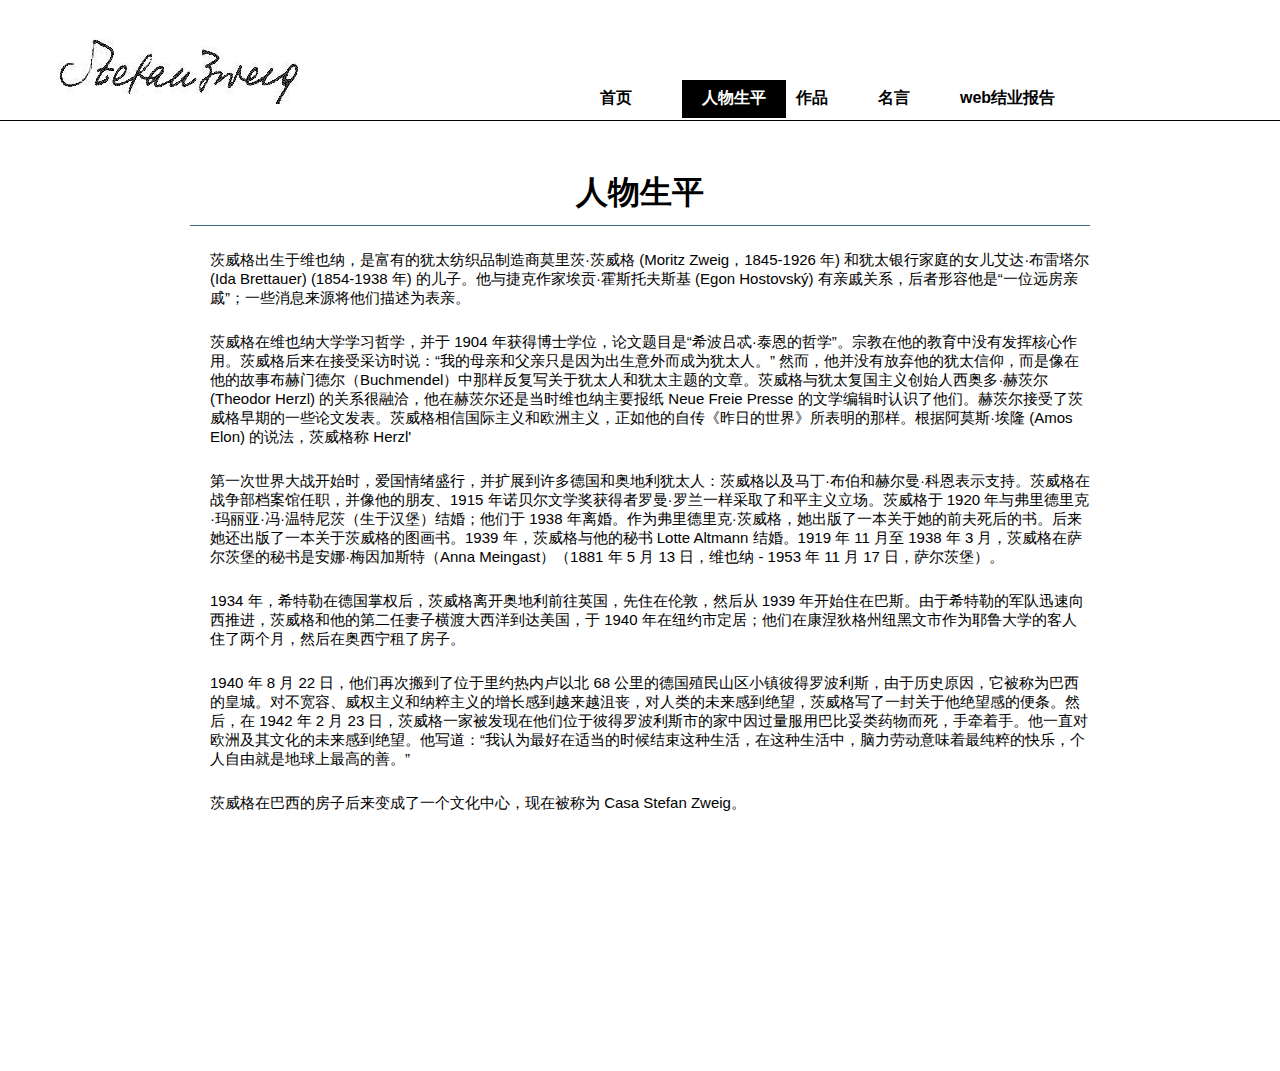
<file: html/experience.html>
<!DOCTYPE html>
<html>
	<head>
		<meta charset="UTF-8">
		<title>茨威格|生平</title>
		<link rel="stylesheet" href="../css/experience.css" />
	</head>
	<body>
		<div class="top">
			<div class="name">
				<!--<h1>Stefan Zweig</h1>-->
				<img src="../img/签名.jpg"  class="img"/>
			</div>
			<div class="nav">
			  <ul>
				<li><a href="../index.html">首页</a></li>
				<li><a href="experience.html" class="exp">人物生平</a></li>
				<li><a href="works.html">作品</a></li>
				<li><a href="quote.html">名言</a></li>
				<li><a href="report.html">web结业报告</a></li>
				
			  </ul>
			</div>
			
		</div>
		<div class="middle">
			<h1>人物生平</h1>
			<h5 class="first">
				茨威格出生于维也纳，是富有的犹太纺织品制造商莫里茨·茨威格 (Moritz Zweig，1845-1926 年) 和犹太银行家庭的女儿艾达·布雷塔尔 (Ida Brettauer) (1854-1938 年) 的儿子。他与捷克作家埃贡·霍斯托夫斯基 (Egon Hostovský) 有亲戚关系，后者形容他是“一位远房亲戚”；一些消息来源将他们描述为表亲。
			</h5>
			<h5 class="secend">
				茨威格在维也纳大学学习哲学，并于 1904 年获得博士学位，论文题目是“希波吕忒·泰恩的哲学”。宗教在他的教育中没有发挥核心作用。茨威格后来在接受采访时说：“我的母亲和父亲只是因为出生意外而成为犹太人。” 然而，他并没有放弃他的犹太信仰，而是像在他的故事布赫门德尔（Buchmendel）中那样反复写关于犹太人和犹太主题的文章。茨威格与犹太复国主义创始人西奥多·赫茨尔 (Theodor Herzl) 的关系很融洽，他在赫茨尔还是当时维也纳主要报纸 Neue Freie Presse 的文学编辑时认识了他们。赫茨尔接受了茨威格早期的一些论文发表。茨威格相信国际主义和欧洲主义，正如他的自传《昨日的世界》所表明的那样。根据阿莫斯·埃隆 (Amos Elon) 的说法，茨威格称 Herzl'
			</h5>
			<h5 class="third">
				第一次世界大战开始时，爱国情绪盛行，并扩展到许多德国和奥地利犹太人：茨威格以及马丁·布伯和赫尔曼·科恩表示支持。茨威格在战争部档案馆任职，并像他的朋友、1915 年诺贝尔文学奖获得者罗曼·罗兰一样采取了和平主义立场。茨威格于 1920 年与弗里德里克·玛丽亚·冯·温特尼茨（生于汉堡）结婚；他们于 1938 年离婚。作为弗里德里克·茨威格，她出版了一本关于她的前夫死后的书。后来她还出版了一本关于茨威格的图画书。1939 年，茨威格与他的秘书 Lotte Altmann 结婚。1919 年 11 月至 1938 年 3 月，茨威格在萨尔茨堡的秘书是安娜·梅因加斯特（Anna Meingast）（1881 年 5 月 13 日，维也纳 - 1953 年 11 月 17 日，萨尔茨堡）。
			</h5>
			<h5 class="forth">
				1934 年，希特勒在德国掌权后，茨威格离开奥地利前往英国，先住在伦敦，然后从 1939 年开始住在巴斯。由于希特勒的军队迅速向西推进，茨威格和他的第二任妻子横渡大西洋到达美国，于 1940 年在纽约市定居；他们在康涅狄格州纽黑文市作为耶鲁大学的客人住了两个月，然后在奥西宁租了房子。
			</h5>
			<h5 class="fifth">
				1940 年 8 月 22 日，他们再次搬到了位于里约热内卢以北 68 公里的德国殖民山区小镇彼得罗波利斯，由于历史原因，它被称为巴西的皇城。对不宽容、威权主义和纳粹主义的增长感到越来越沮丧，对人类的未来感到绝望，茨威格写了一封关于他绝望感的便条。然后，在 1942 年 2 月 23 日，茨威格一家被发现在他们位于彼得罗波利斯市的家中因过量服用巴比妥类药物而死，手牵着手。他一直对欧洲及其文化的未来感到绝望。他写道：“我认为最好在适当的时候结束这种生活，在这种生活中，脑力劳动意味着最纯粹的快乐，个人自由就是地球上最高的善。”
			</h5>
			<h5 class="sixth">
				茨威格在巴西的房子后来变成了一个文化中心，现在被称为 Casa Stefan Zweig。

			</h5>
		</div>
	</body>
</html>
</file>
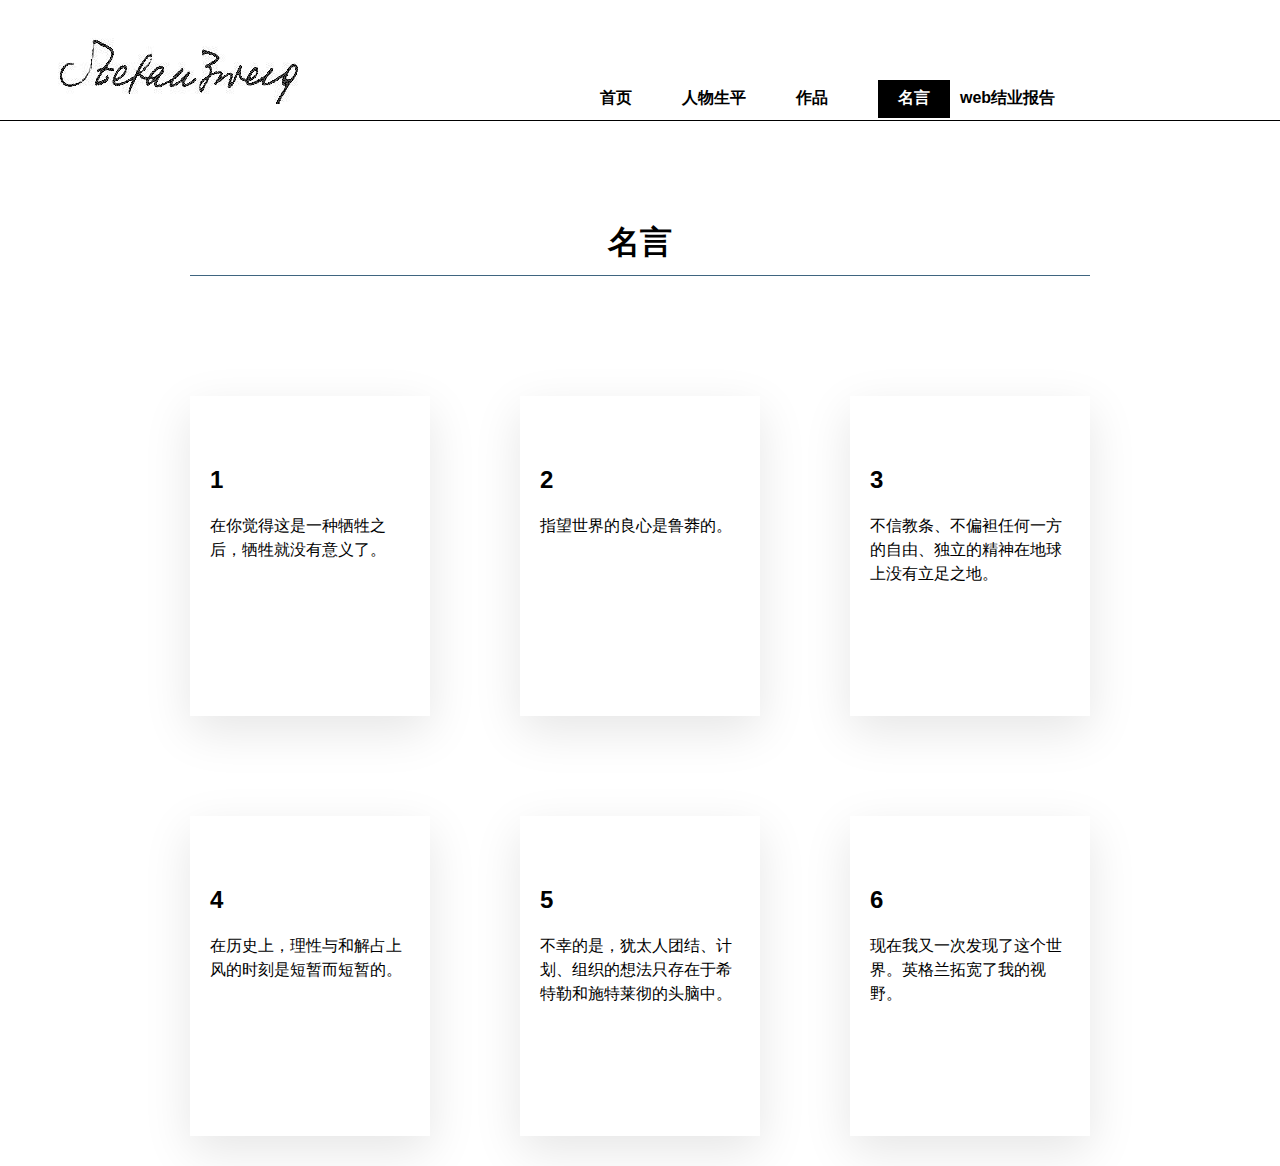
<file: html/quote.html>
<!DOCTYPE html>
<html>
	<head>
		<meta charset="UTF-8">
		<title>茨威格|名言</title>
		<link rel="stylesheet" href="../css/quote.css" />
		<link rel="stylesheet" href="../font-awesome-4.7.0/font-awesome-4.7.0/css/font-awesome.min.css" />
	</head>
	<body>
		<div class="top">
			<div class="name">
				<!--<h1>Stefan Zweig</h1>-->
				<img src="../img/签名.jpg"  class="img"/>
			</div>
			<div class="nav">
			  <ul>
				<li><a href="../index.html">首页</a></li>
				<li><a href="experience.html">人物生平</a></li>
				<li><a href="works.html">作品</a></li>
				<li><a href="quote.html" class="quote">名言</a></li>
				<li><a href="report.html">web结业报告</a></li>
				
			  </ul>
			</div>
			
		</div>
		<div class="title"><h1>名言</h1></div>
		

		<div class="container">
			<div class="box">
				<h2>1</h2>
				<p>在你觉得这是一种牺牲之后，牺牲就没有意义了。</p>
				<a href="#"><i class="fa fa-share-square-o"aria-hidden="true"></i></a>
				<a href="#"><i class="fa fa-files-o" aria-hidden="true"></i></a>
				<a href="#"><i class="fa fa-heart-o" aria-hidden="true"></i></a>
			</div>
			
			
			
			<div class="box">
				<h2>2</h2>
				<p>指望世界的良心是鲁莽的。</p>
				<a href="#"><i class="fa fa-share-square-o"aria-hidden="true"></i></a>
				<a href="#"><i class="fa fa-files-o" aria-hidden="true"></i></a>
				<a href="#"><i class="fa fa-heart-o" aria-hidden="true"></i></a>
			</div>
		    <div class="box">
				<h2>3</h2>
				<p>不信教条、不偏袒任何一方的自由、独立的精神在地球上没有立足之地。</p>
				<a href="#"><i class="fa fa-share-square-o"aria-hidden="true"></i></a>
				<a href="#"><i class="fa fa-files-o" aria-hidden="true"></i></a>
				<a href="#"><i class="fa fa-heart-o" aria-hidden="true"></i></a>
			</div>
				
		</div>
		<div class="container">
			<div class="box">
				<h2>4</h2>
				<p>在历史上，理性与和解占上风的时刻是短暂而短暂的。</p>
				<a href="#"><i class="fa fa-share-square-o"aria-hidden="true"></i></a>
				<a href="#"><i class="fa fa-files-o" aria-hidden="true"></i></a>
				<a href="#"><i class="fa fa-heart-o" aria-hidden="true"></i></a>
				
			</div>
				<div class="box">
				<h2>5</h2>
				<p>不幸的是，犹太人团结、计划、组织的想法只存在于希特勒和施特莱彻的头脑中。</p>
				<a href="#"><i class="fa fa-share-square-o"aria-hidden="true"></i></a>
				<a href="#"><i class="fa fa-files-o" aria-hidden="true"></i></a>
				<a href="#"><i class="fa fa-heart-o" aria-hidden="true"></i></a>
			</div>
				<div class="box">
				<h2>6</h2>
				<p>现在我又一次发现了这个世界。英格兰拓宽了我的视野。</p>
				<a href="#"><i class="fa fa-share-square-o"aria-hidden="true"></i></a>
				<a href="#"><i class="fa fa-files-o" aria-hidden="true"></i></a>
				<a href="#"><i class="fa fa-heart-o" aria-hidden="true"></i></a>
			</div>
				
		</div>
	</body>
</html>
</file>
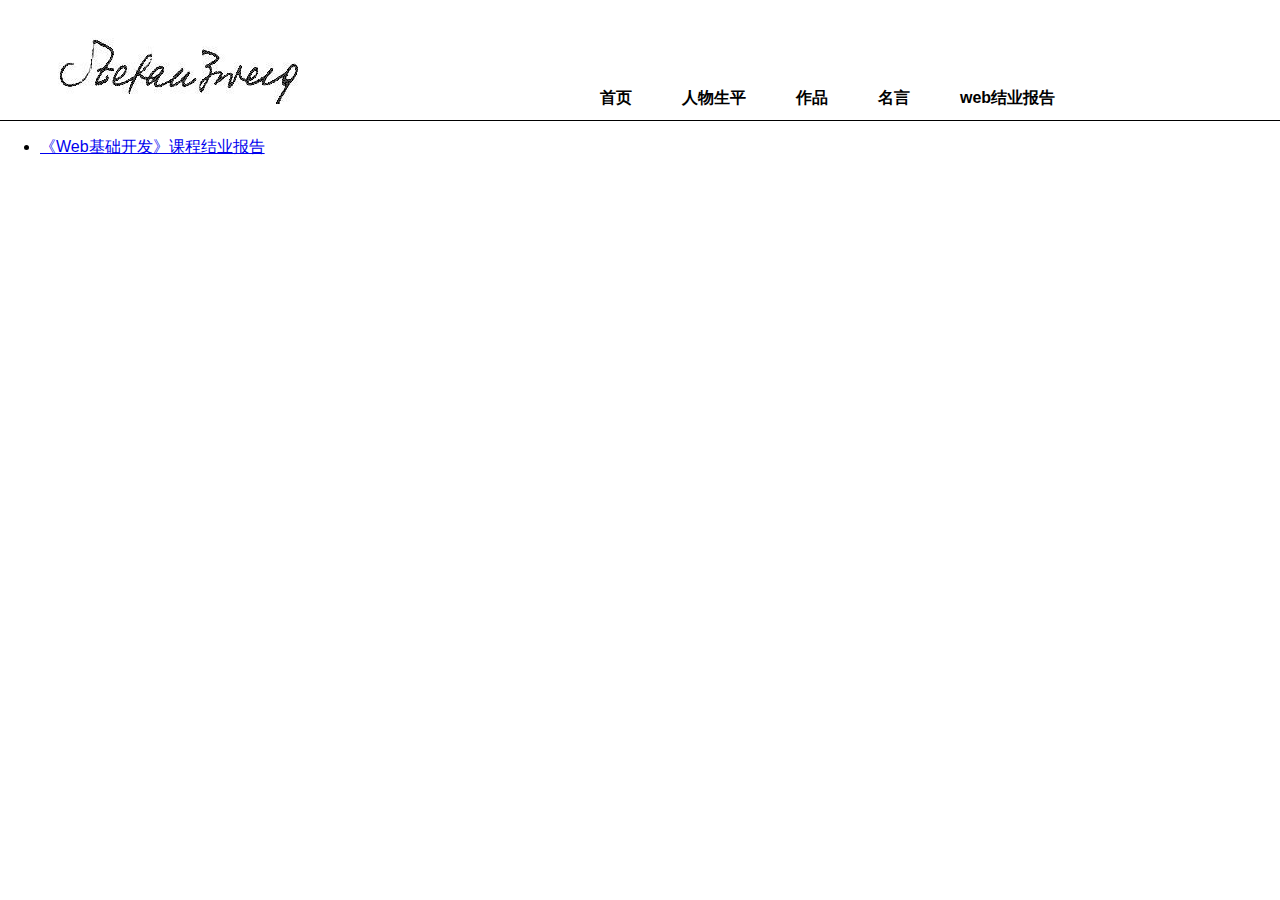
<file: html/report.html>
<!DOCTYPE html>
<html>
	<head>
		<meta charset="UTF-8">
		<title>web结业报告</title>
		<link rel="stylesheet" href="../css/works.css" />
	</head>
	<body>
		<div class="top">
			<div class="name">
				<!--<h1>Stefan Zweig</h1>-->
				<img src="../img/签名.jpg"  class="img"/>
			</div>
			<div class="nav">
			  <ul>
				<li><a href="../index.html">首页</a></li>
				<li><a href="experience.html">人物生平</a></li>
				<li><a href="works.html">作品</a></li>
				<li><a href="quote.html">名言</a></li>
				<li><a href="report.html" class="report">web结业报告</a></li>
			  </ul>
			</div>
			
		</div>
        <div class="endwords">
            <ul>
            <li><a href="https://blog.csdn.net/qq_45783772/article/details/118072711?spm=1001.2014.3001.5501">《Web基础开发》课程结业报告</a></li>
            </ul>
        </div>
	</body>
</html>
</file>
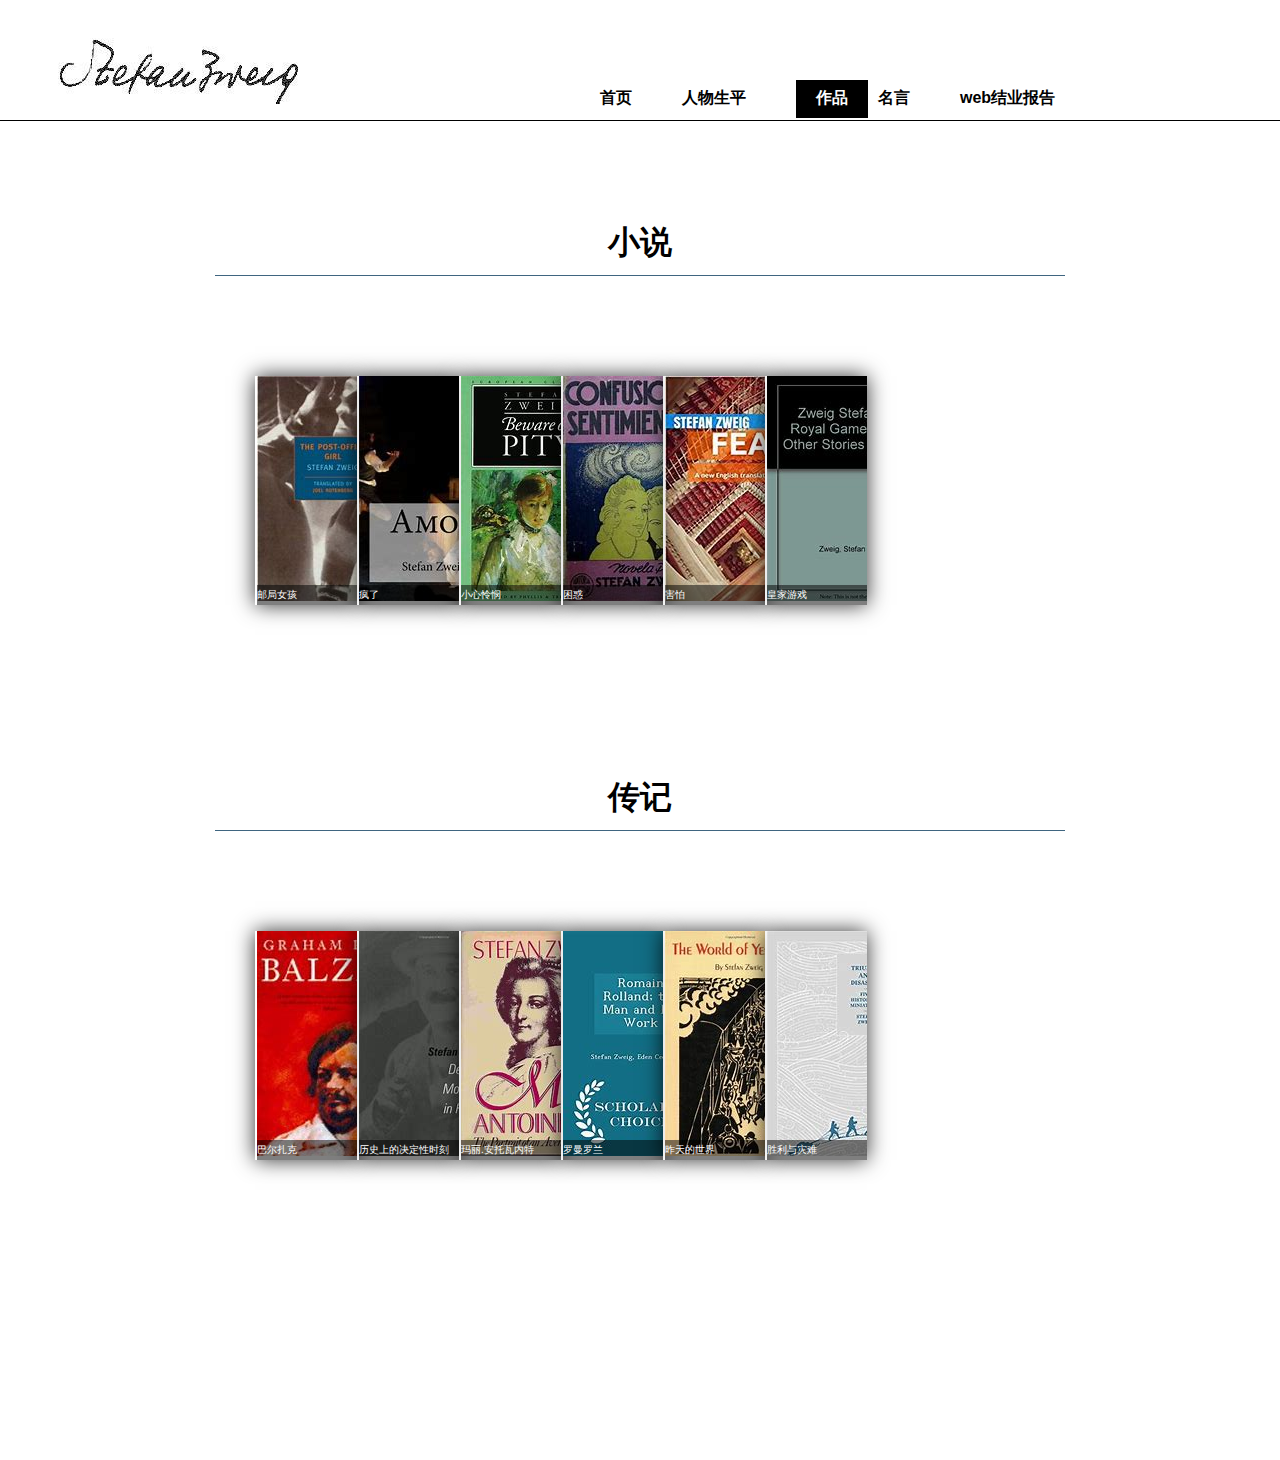
<file: html/works.html>
<!DOCTYPE html>
<html>
	<head>
		<meta charset="UTF-8">
		<title>茨威格|作品</title>
		<link rel="stylesheet" href="../css/works.css" />
	</head>
	<body>
		<div class="top">
			<div class="name">
				<!--<h1>Stefan Zweig</h1>-->
				<img src="../img/签名.jpg"  class="img"/>
			</div>
			<div class="nav">
			  <ul>
				<li><a href="../index.html">首页</a></li>
				<li><a href="experience.html">人物生平</a></li>
				<li><a href="works.html" class="works">作品</a></li>
				<li><a href="quote.html">名言</a></li>
				<li><a href="report.html">web结业报告</a></li>
				
			  </ul>
			</div>
			
		</div>
		<div class="novel">
			<h1>小说</h1>
			<ul>
				<li>
					<div class="image_title">
						<a href="#">邮局女孩</a>
						
					</div>
					<a href="https://www.amazon.com/Post-Office-Girl-Stefan-Zweig/dp/0954221729"><img src="../img/novel_the post-office girl.jpg"/></a>
				</li>
				<li>
					<div class="image_title">
						<a href="#">疯了</a>
						
					</div>
					<a href="https://www.amazon.com/Amok-Stefan-Zweig-ebook/dp/B0713RJNJQ"><img src="../img/novel_amok.jpg"/></a>
				</li>
				<li>
					<div class="image_title">
						<a href="#">小心怜悯</a>
						
					</div>
					<a href="https://www.amazon.com/Beware-Pity-Stefan-Zweig/dp/1906548412"><img src="../img/novel_beware of pity.jpg"/></a>
				</li>
				<li>
					<div class="image_title">
						<a href="#">困惑</a>
						
					</div>
					<a href="https://www.amazon.com/Confusion-York-Review-Books-Classics/dp/1590174992"><img src="../img/novel_confusion.jpg"/></a>
				</li>
				<li>
					<div class="image_title">
						<a href="#">害怕</a>
						
					</div>
					<a href="https://www.amazon.com/Fear-Pushkin-Collection-Stefan-Zweig-ebook/dp/B00LGUEQJ4"><img src="../img/novel_fear.jpg"/></a>
				</li>
				<li>
					<div class="image_title">
						<a href="#">皇家游戏</a>
					</div>
					<a href="https://www.amazon.com/Royal-Game-Stefan-Zweig/dp/0525480692"><img src="../img/novel_the royal game 2.jpg"/></a>
				</li>
			</ul>
		</div>
		<div class="biography">
			<h1>传记</h1>
			<ul>
				<li>
					<div class="image_title">
						<a href="#">巴尔扎克</a>
						
					</div>
					<a href="https://www.amazon.com/Balzac-Stefan-Zweig/dp/0304935506"><img src="../img/biography_balzac.jpg"/></a>
				</li>
				<li>
					<div class="image_title">
						<a href="#">历史上的决定性时刻</a>
						
					</div>
					<a href="https://www.amazon.com/Decisive-Moments-History-Historical-TRANSLATION/dp/1572410671"><img src="../img/biography_decisive moments in history.jpg"/></a>
				</li>
				<li>
					<div class="image_title">
						<a href="#">玛丽.安托瓦内特</a>
						
					</div>
					<a href="https://www.amazon.com/Marie-Antoinette-Portrait-Average-Woman/dp/0802139094"><img src="../img/biography_Marie Antoinette.jpg"/></a>
				</li>
				<li>
					<div class="image_title">
						<a href="#">罗曼罗兰</a>
						
					</div>
					<a href="https://www.amazon.com/Romain-Rolland-Man-His-Work-ebook/dp/B004UJ31NU"><img src="../img/biography_romain rolland.jpg"/></a>
				</li>
				<li>
					<div class="image_title">
						<a href="#">昨天的世界</a>
						
					</div>
					<a href="https://www.amazon.com/World-Yesterday-Stefan-Zweig/dp/0803226616"><img src="../img/biography_the world of yesterday 2.jpg"/></a>
				</li>
				<li>
					<div class="image_title">
						<a href="#">胜利与灾难</a>
					</div>
					<a href="https://www.amazon.com/Triumph-Disaster-Five-Historical-Miniatures-ebook/dp/B06VXY78KJ"><img src="../img/biography_triumph and disaster.jpg"/></a>
				</li>
			</ul>
		</div>
	</body>
</html>
</file>
<file: css/experience.css>
body{
	margin: 0;
	padding: 0;
	font-family: sans-serif;
	/*background:url(../img/bg1.jpg) no-repeat;*/
	/*background: #E7EFF4;*/
	/*background: url(../img/bg.jpg);*/
	height: 100%;
	width: 100%;
	background-size:cover ;
}
.top{
	height: 120px;
	background: white;
	border-bottom: 1px solid black;
	
}
.top .name{
	width: 100px;
	height: 80px;
	/*background: green;*/
	margin-left: 50px;
	margin-top:30px ;
	float: left;
   


}
.top .nav ul{
	width: 700px;
	height: 80px;
	margin-top:20px ;
	margin-bottom: 10px;
	/*background: red;*/
	display: flex;
	float: right;
	
}
.top .nav ul li{
	margin-top:50px;
	list-style: none;
	padding-right: 10px;
	
	
}
.top .nav ul li .exp{
	width: 100%;
	height: 100%;
	color: white;
	background: black;
}
.top .nav ul li a{
	position: relative;
	display: block;
	margin: 10px 20px;
	padding-top:8px ;
	/*padding: 10px 30px;*/
	text-decoration: none;
	color: black;
	font-weight: 700;
	transition: .5s;
	text-align: center;
	
}
.top ul li a:hover{
	width: 100%;
	height: 100%;
	color: white;
	background: black;
	
}
.middle{
	width: 900px;
	height: 900px;
    background:rgba(255,255,255,0.4) ;
	
	margin: auto;
	margin-top: 50px;
	border-radius: 5%;
	
}
.middle h1{
	/*margin-left: 10px;*/
	text-align: center;
	padding-bottom: 10px;
 	border-bottom: #3F6580 solid 1px;
	
}
.middle h5{
	margin-left:20px ;
	font-size: 15px;
	font-weight: 50;
	font-family: "century gothic",sans-serif;
}
</file>
<file: css/quote.css>
body{
	margin: 0;
	padding: 0;
	font-family: sans-serif;
	/*background:url(../img/bg1.jpg) no-repeat;*/
	/*background: #E7EFF4;*/
	/*background: url(../img/bg.jpg);*/
	height: 100%;
	width: 100%;
	background-size:cover ;
}
.top{
	height: 120px;
	background: white;
	border-bottom: 1px solid black;
	
}
.top .name{
	width: 100px;
	height: 80px;
	/*background: green;*/
	margin-left: 50px;
	margin-top:30px ;
	float: left;
   


}
.top .nav ul{
	width: 700px;
	height: 80px;
	margin-top:20px ;
	margin-bottom: 10px;
	/*background: red;*/
	display: flex;
	float: right;
	
}
.top .nav ul li .quote{
	width: 100%;
	height: 100%;
	color: white;
	background: black;
}
.top .nav ul li{
	margin-top:50px;
	list-style: none;
	padding-right: 10px;
	
	
}
.top .nav ul li a{
	position: relative;
	display: block;
	margin: 10px 20px;
	padding-top:8px ;
	/*padding: 10px 30px;*/
	text-decoration: none;
	color: black;
	font-weight: 700;
	transition: .5s;
	text-align: center;
	
}
.top ul li a:hover{
	width: 100%;
	height: 100%;
	color: white;
	background: black;
	
}
.title{
	width: 900px;
	margin: auto;
	margin-top: 100px;
}
.title h1{
	text-align: center;
	padding-bottom: 10px;
 	border-bottom: #3F6580 solid 1px;
}
.container{
	width: 900px;
	align-content: center;
	margin: auto;
	margin-top:100px;
	margin-bottom: 50px;
	/*margin-right: 100px;*/
	/*margin-left: 100px;*/
	/*background: pink;*/
	display: flex;
	justify-content: space-between;
	flex-wrap: wrap;
	
	
}
.container .box{
	position: relative;
	width: 200px;
	height: 250px;
	background: white;
	padding: 50px 20px 20px;
	box-shadow: 0 15px 45px rgba(0,0,0,.1);
	transform: translateY(20px);
	transition: .5s;

}
.container .box:hover{
	background:url(../img/bg4.jpg);
	background-size: cover;
	transform: translateY(0px);


}
.container .box p{
	/*margin-bottom: 50px;*/
    height: 150px;
	/*background: pink;*/
	line-height: 150%;
	font-family: sans-serif;
	font-weight: 200;

	
	
}
.container .box:hover p{
	font-weight: 400;
}

.container .box a{

	text-decoration: none;
	
}
.container .box a i{
	color: white;
}
.container .box:hover a i{

	color: black;
	/*background: black;*/
	font-size:20px;
	font-weight: 700;
	margin-left: 13px;
	padding-right: 30px;
	
	
}
.container .box:hover a i:hover{
	color: #3F6580;
	/*color: red;*/
}
</file>
<file: css/works.css>
body{
	margin: 0;
	padding: 0;
	font-family: sans-serif;
	/*background:url(../img/bg1.jpg) no-repeat;*/
	/*background: #E7EFF4;*/
	/*background: url(../img/bg.jpg);*/
	height: 100%;
	width: 100%;
	background-size:cover ;
}
.top{
	height: 120px;
	background: white;
	border-bottom: 1px solid black;
	
}
.top .name{
	width: 100px;
	height: 80px;
	/*background: green;*/
	margin-left: 50px;
	margin-top:30px ;
	float: left;
   


}
.top .nav ul{
	width: 700px;
	height: 80px;
	margin-top:20px ;
	margin-bottom: 10px;
	/*background: red;*/
	display: flex;
	float: right;
	
}
.top .nav ul li{
	margin-top:50px;
	list-style: none;
	padding-right: 10px;
	
	
}
.top .nav ul li .works{
	width: 100%;
	height: 100%;
	color: white;
	background: black;
}
.top .nav ul li a{
	position: relative;
	display: block;
	margin: 10px 20px;
	padding-top:8px ;
	/*padding: 10px 30px;*/
	text-decoration: none;
	color: black;
	font-weight: 700;
	transition: .5s;
	text-align: center;
	
}
.top ul li a:hover{
	width: 100%;
	height: 100%;
	color: white;
	background: black;
	
}

.novel{

    width: 850px;
    margin:100px auto;
    /*background: pink;*/
 }
 .novel h1{
 	padding-bottom: 10px;
 	border-bottom: #3F6580 solid 1px;
 	text-align: center;
 	
 	
 }
 .novel ul{
 	margin-top: 100px;
 }
 .novel ul li{
    float:left;
    list-style:none;
   width: 100px;
    transition:all .8s;
    position:relative;
    overflow:hidden;
    border-left:1px solid rgba(255,255,255,.8);
   border-left-width:2px;
    box-shadow:0px 0px 20px rgba(0,0,0,0.8);
 }
.novel ul li .image_title{
     position:absolute;
     width:100%;
     height:20px;
      background-color:rgba(0,0,0,.5);
     font-size: x-small;
      line-height:20px;
      bottom:0px;
      left:0;
      text-transform: uppercase;
 }
.novel ul li .image_title a{
    color:#fff;
    text-decoration:none;
}
.novel ul:hover li{
   width: 120px;
    
  }
.novel ul li:hover{
   width: 150px;
    
  }
.biography{
    width: 850px;
    margin:100px auto;
   margin-top: 500px;
 }
.biography h1{
	padding-bottom: 10px;
 	border-bottom: #3F6580 solid 1px;
 	
 	text-align: center;
 	
 	
 }
.biography ul{
 	margin-top: 100px;   
 
 }
.biography ul li{
    float:left;
    list-style:none;
   width: 100px;
    transition:all .8s;
    position:relative;
    overflow:hidden;
    border-left:1px solid rgba(255,255,255,.8);
   border-left-width:2px;
    box-shadow:0px 0px 20px rgba(0,0,0,0.8);
    margin-bottom: 300px;
 }
.biography ul li .image_title{
     position:absolute;
     width:100%;
     height:20px;
      background-color:rgba(0,0,0,.5);
     font-size: x-small;
      line-height:20px;
      bottom:0px;
      left:0;
      text-transform: uppercase;
 }
.biography ul li .image_title a{
    color:#fff;
    text-decoration:none;
}
.biography ul:hover li{
   width: 120px;
    
  }
.biography ul li:hover{
   width: 150px;
    
  }
</file>
